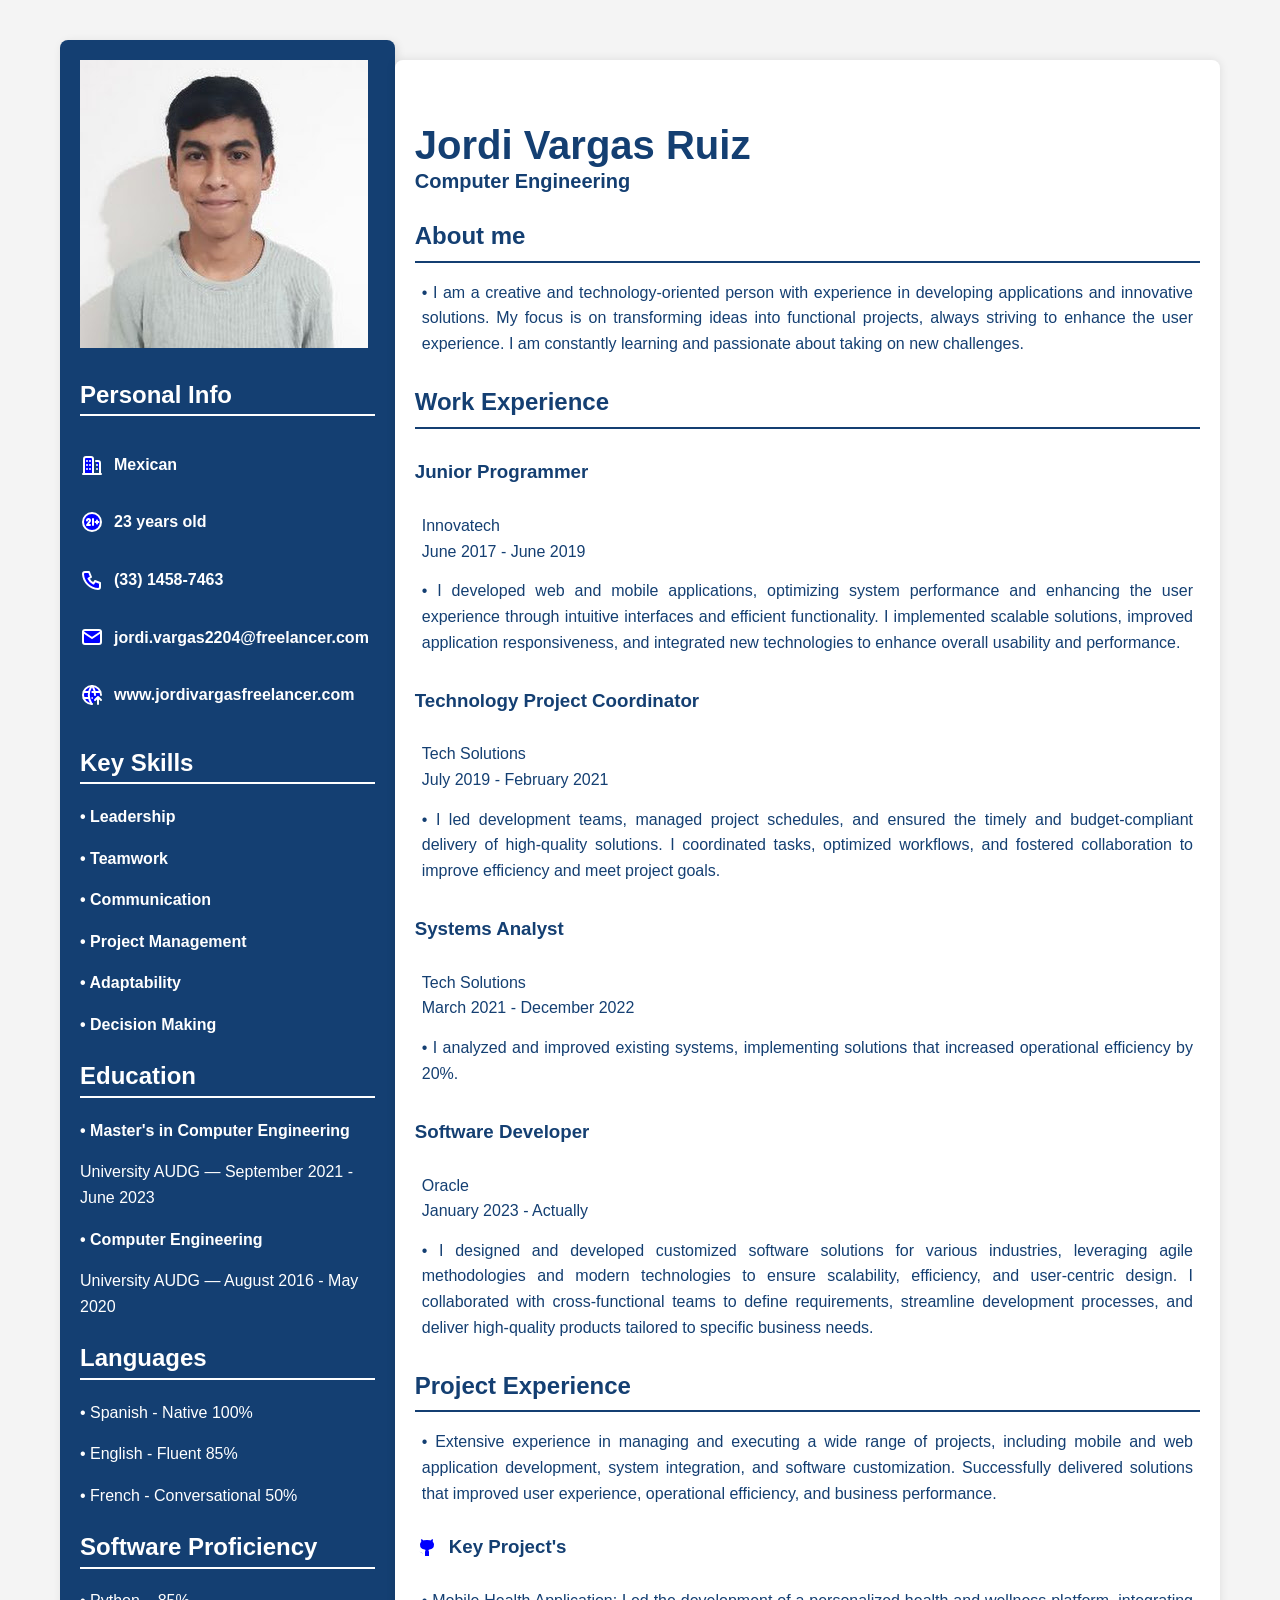
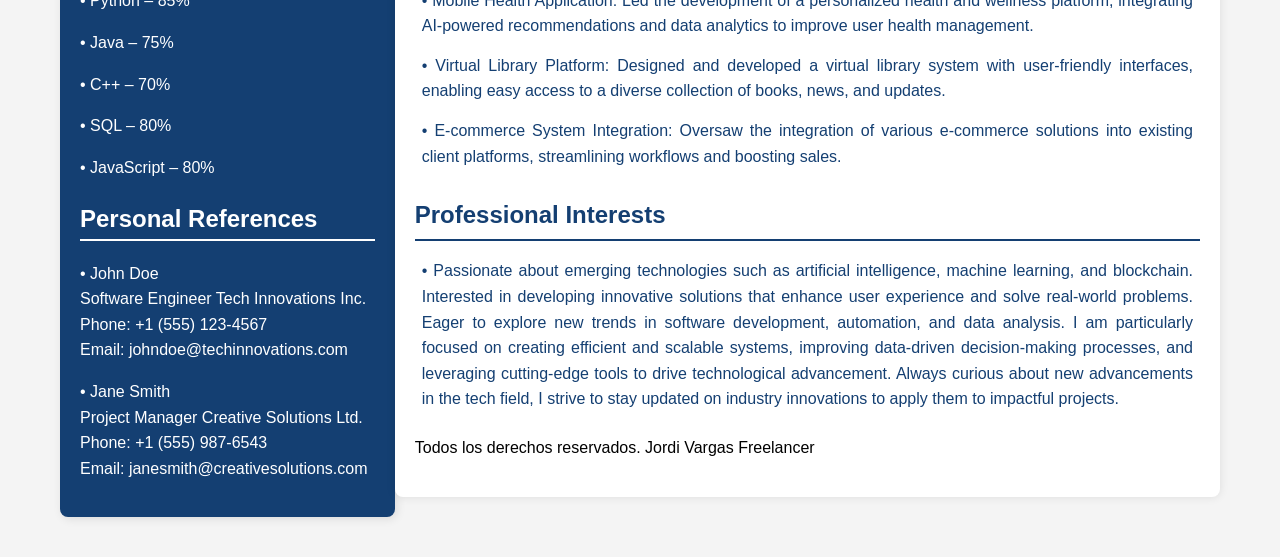
<file: docs/index.html>
<!DOCTYPE html>
<html lang="en">
<head>
    <meta charset="UTF-8">
    <meta name="viewport" content="width=device-width, initial-scale=1.0">
    <title>Currículum</title>
    <link rel="preload" href="css/style.css" as="style">
    <link href="css/style.css" rel="stylesheet">
</head>
<body>

    <div class="contenedor-principal">
        
        <aside class="sidebar">
            <img src="img/Imagen_curriculum.jpg" alt="Imagen">
            <h2 class="contact">Personal Info</h2>


            <div class="text-icon">
                <svg class="icon" xmlns="http://www.w3.org/2000/svg" viewBox="0 0 24 24" fill="none" stroke="currentColor" stroke-linecap="round" stroke-linejoin="round" width="24" height="24" stroke-width="2">
                    <path d="M4 21v-15c0 -1 1 -2 2 -2h5c1 0 2 1 2 2v15"></path>
                    <path d="M16 8h2c1 0 2 1 2 2v11"></path>
                    <path d="M3 21h18"></path>
                    <path d="M10 12v0"></path>
                    <path d="M10 16v0"></path>
                    <path d="M10 8v0"></path>
                    <path d="M7 12v0"></path>
                    <path d="M7 16v0"></path>
                    <path d="M7 8v0"></path>
                    <path d="M17 12v0"></path>
                    <path d="M17 16v0"></path>
                  </svg>
                <h3 class="contact">Mexican</h3>
            </div>


            <div class="text-icon">
                <svg class="icon" xmlns="http://www.w3.org/2000/svg" viewBox="0 0 24 24" fill="none" stroke="currentColor" stroke-linecap="round" stroke-linejoin="round" width="24" height="24" stroke-width="2"> <path d="M12 12m-9 0a9 9 0 1 0 18 0a9 9 0 1 0 -18 0"></path> <path d="M13 15v-6"></path> <path d="M15.5 12h3"></path> <path d="M17 10.5v3"></path> <path d="M7 10.5a1.5 1.5 0 0 1 3 0c0 .443 -.313 .989 -.612 1.393l-2.388 3.107h3"></path> </svg> 
                <h3 class="contact">23 years old</h3>
            </div>

            <div class="text-icon">
            <svg  class="icon" xmlns="http://www.w3.org/2000/svg" viewBox="0 0 24 24" fill="blue" stroke="white" stroke-linecap="round" stroke-linejoin="round" width="24" height="24" stroke-width="2">
                <path d="M5 4h4l2 5l-2.5 1.5a11 11 0 0 0 5 5l1.5 -2.5l5 2v4a2 2 0 0 1 -2 2a16 16 0 0 1 -15 -15a2 2 0 0 1 2 -2"></path> 
            </svg>
            <h3 class="contact">(33) 1458-7463</h3>
        </div>



        <div class="text-icon">
            <svg class="icon" xmlns="http://www.w3.org/2000/svg" viewBox="0 0 24 24" fill="blue" stroke="white" stroke-linecap="round" stroke-linejoin="round" width="24" height="24" stroke-width="2">
                <path d="M3 7a2 2 0 0 1 2 -2h14a2 2 0 0 1 2 2v10a2 2 0 0 1 -2 2h-14a2 2 0 0 1 -2 -2v-10z"></path>
                <path d="M3 7l9 6l9 -6"></path>
            </svg>
            <h3 class="contact">jordi.vargas2204@freelancer.com</h3>
        </div>

        <div class="text-icon">
            <svg class="icon" xmlns="http://www.w3.org/2000/svg" viewBox="0 0 24 24" fill="blue" stroke="white" stroke-linecap="round" stroke-linejoin="round" width="24" height="24" stroke-width="2">
                <path d="M21 12a9 9 0 1 0 -9 9"></path>
                <path d="M3.6 9h16.8"></path>
                <path d="M3.6 15h8.4"></path>
                <path d="M11.578 3a17 17 0 0 0 0 18"></path>
                <path d="M12.5 3c1.719 2.755 2.5 5.876 2.5 9"></path>
                <path d="M18 21v-7m3 3l-3 -3l-3 3"></path>
            </svg>
            <h3 class="contact">www.jordivargasfreelancer.com</h3>
        </div>
    
        
            <h2 class="contact">Key Skills</h2>
            <h3 class="contact">• Leadership</h3>
            <h3 class="contact">• Teamwork</h3>
            <h3 class="contact">• Communication</h3>
            <h3 class="contact">• Project Management</h3>
            <h3 class="contact">• Adaptability</h3>
            <h3 class="contact">• Decision Making</h3>
            <h2 class="contact">Education</h2>
            <h3 class="contact">• Master's in Computer Engineering</h3>
            <p class="contact">University AUDG — September 2021 - June 2023</p>
            <h3 class="contact">• Computer Engineering</h3>
            <p class="contact">University AUDG — August 2016 - May 2020</p>
            <h2 class="contact">Languages</h2>
            <p class="contact">• Spanish - Native 100%</p>
            <p class="contact">• English - Fluent 85%</p>
            <p class="contact">• French - Conversational 50%</p>
            <h2 class="contact">Software Proficiency</h2>
            <p class="contact">• Python – 85%</p>
            <p class="contact">• Java – 75%</p>
            <p class="contact">• C++ – 70%</p>
            <p class="contact">• SQL – 80%</p>
            <p class="contact">• JavaScript – 80%</p>
            <h2 class="contact">Personal References</h2>
            <p class="contact">• John Doe <br/> Software Engineer
                Tech Innovations Inc.
                Phone: +1 (555) 123-4567 <br/>
                Email: johndoe@techinnovations.com</p>
            <p class="contact">• Jane Smith <br/> 
                Project Manager
                Creative Solutions Ltd.
                Phone: +1 (555) 987-6543 <br/> 
                Email: janesmith@creativesolutions.com</p>
        </aside>
    <div class="contenido-principal">
            <main>
                <section>
                    <h1 class="Information">Jordi Vargas Ruiz</h1>
                    <h2 class="Info"> Computer Engineering</h2>
                    <h2 class="Information">About me</h2>
                    <p class="Information">• I am a creative and technology-oriented person with experience in developing applications and innovative solutions. My focus is on transforming ideas into functional projects, always striving to enhance the user experience. I am constantly learning and passionate about taking on new challenges.</p>
                </section>
                <section>
                    <h2 class="Information">Work Experience</h2>
                    <div class="container">
                        <div class="job">
                            <h3 class="Information">Junior Programmer</h3>
                            <p class="Information">Innovatech <br />June 2017 - June 2019</p>
                            <p class="Information">• I developed web and mobile applications, optimizing system performance and enhancing the user experience through intuitive interfaces and efficient functionality. I implemented scalable solutions, improved application responsiveness, and integrated new technologies to enhance overall usability and performance.</p>
                        </div>
                        <div class="job">
                            <h3 class="Information">Technology Project Coordinator</h3>
                            <p class="Information">Tech Solutions <br />July 2019 - February 2021</p>
                            <p class="Information">• I led development teams, managed project schedules, and ensured the timely and budget-compliant delivery of high-quality solutions. I coordinated tasks, optimized workflows, and fostered collaboration to improve efficiency and meet project goals.</p>
                        </div>
                        <div class="job">
                            <h3 class="Information">Systems Analyst</h3>
                            <p class="Information">Tech Solutions <br />March 2021 - December 2022</p>
                            <p class="Information">• I analyzed and improved existing systems, implementing solutions that increased operational efficiency by 20%.</p>
                        </div>
                        <div class="job">
                            <h3 class="Information">Software Developer</h3>
                            <p class="Information">Oracle <br />January 2023 - Actually</p>
                            <p class="Information">• I designed and developed customized software solutions for various industries, leveraging agile methodologies and modern technologies to ensure scalability, efficiency, and user-centric design. I collaborated with cross-functional teams to define requirements, streamline development processes, and deliver high-quality products tailored to specific business needs.</p>
                        </div>
                    </div>
                        <h2 class="Information">Project Experience</h2>
                        <p class="Information">• Extensive experience in managing and executing a wide range of projects, including mobile and web application development, system integration, and software customization. Successfully delivered solutions that improved user experience, operational efficiency, and business performance.</p>
                        <div class="job">

                            <div class="text-icon">
                                <svg class="icon" xmlns="http://www.w3.org/2000/svg" viewBox="0 0 24 24" fill="none" stroke="currentColor" stroke-linecap="round" stroke-linejoin="round" width="24" height="24" stroke-width="2"> <path d="M9 19c-4.3 1.4 -4.3 -2.5 -6 -3m12 5v-3.5c0 -1 .1 -1.4 -.5 -2c2.8 -.3 5.5 -1.4 5.5 -6a4.6 4.6 0 0 0 -1.3 -3.2a4.2 4.2 0 0 0 -.1 -3.2s-1.1 -.3 -3.5 1.3a12.3 12.3 0 0 0 -6.2 0c-2.4 -1.6 -3.5 -1.3 -3.5 -1.3a4.2 4.2 0 0 0 -.1 3.2a4.6 4.6 0 0 0 -1.3 3.2c0 4.6 2.7 5.7 5.5 6c-.6 .6 -.6 1.2 -.5 2v3.5"></path> </svg> 
                                <h3 class="Information">Key Project's</h3>
                            </div>

                            
                            <p class="Information">• Mobile Health Application: Led the development of a personalized health and wellness platform, integrating AI-powered recommendations and data analytics to improve user health management.</p>
                            <p class="Information">• Virtual Library Platform: Designed and developed a virtual library system with user-friendly interfaces, enabling easy access to a diverse collection of books, news, and updates.</p>
                            <p class="Information">• E-commerce System Integration: Oversaw the integration of various e-commerce solutions into existing client platforms, streamlining workflows and boosting sales.</p>
                        </div>
                        <h2 class="Information">Professional Interests</h2>
                        <p class="Information">• Passionate about emerging technologies such as artificial intelligence, machine learning, and blockchain. Interested in developing innovative solutions that enhance user experience and solve real-world problems. Eager to explore new trends in software development, automation, and data analysis. I am particularly focused on creating efficient and scalable systems, improving data-driven decision-making processes, and leveraging cutting-edge tools to drive technological advancement. Always curious about new advancements in the tech field, I strive to stay updated on industry innovations to apply them to impactful projects.</p>
                </section>
                <p class="reserved">Todos los derechos reservados. Jordi Vargas Freelancer</p>
            </main>
        </div>
    </div>

</body>
</html>
</file>
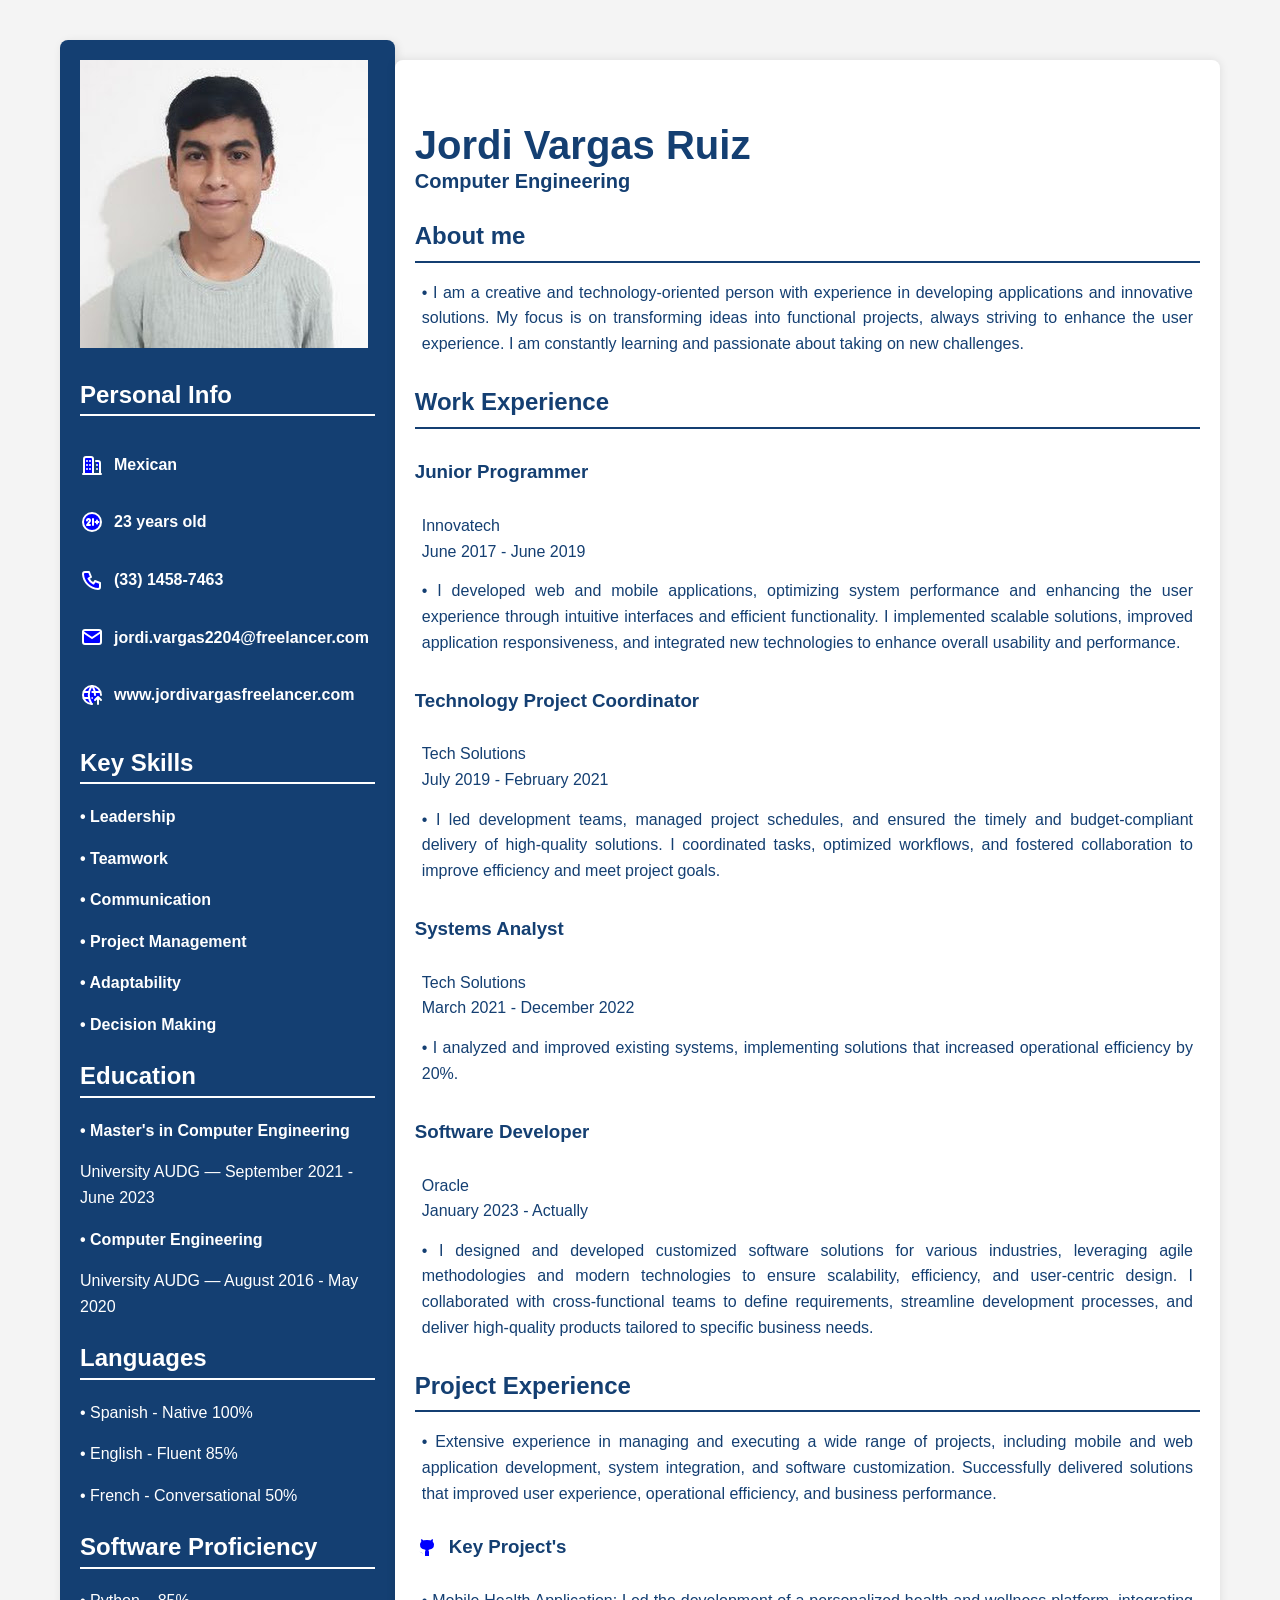
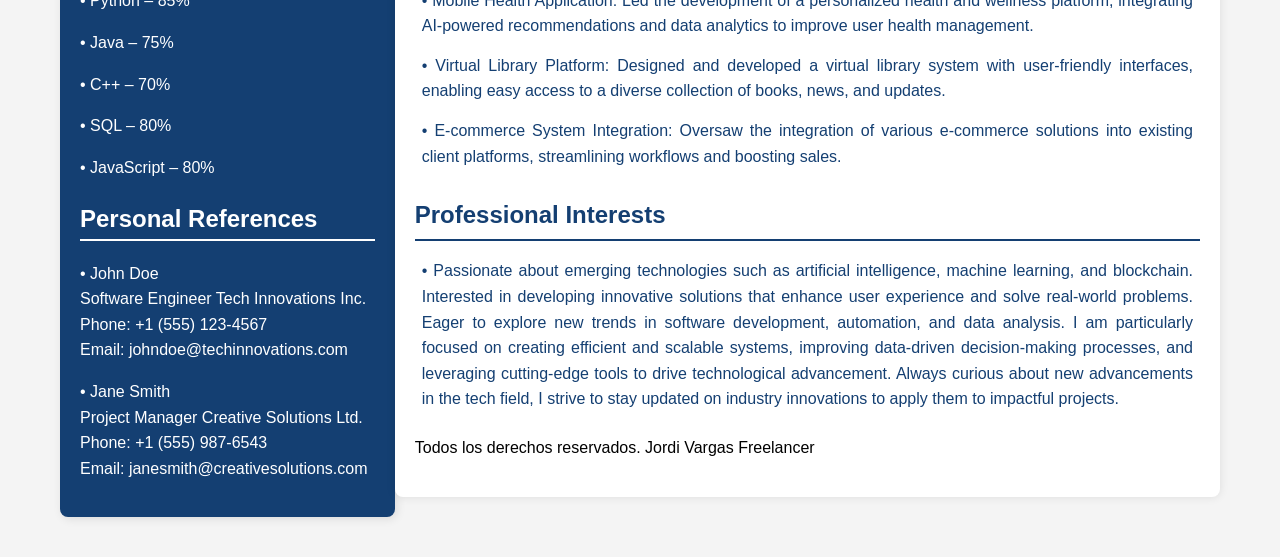
<file: Trabajo-01-Maquetado-en-Html-Css-main/index.html>
<!DOCTYPE html>
<html lang="en">
<head>
    <meta charset="UTF-8">
    <meta name="viewport" content="width=device-width, initial-scale=1.0">
    <title>Currículum</title>
    <link rel="preload" href="css/stryle.css" as="style">
    <link href="css/stryle.css" rel="stylesheet">
</head>
<body>

    <div class="contenedor-principal">
        
        <aside class="sidebar">
            <img src="img/Imagen_curriculum.jpg" alt="Imagen">
            <h2 class="contact">Personal Info</h2>


            <div class="text-icon">
                <svg class="icon" xmlns="http://www.w3.org/2000/svg" viewBox="0 0 24 24" fill="none" stroke="currentColor" stroke-linecap="round" stroke-linejoin="round" width="24" height="24" stroke-width="2">
                    <path d="M4 21v-15c0 -1 1 -2 2 -2h5c1 0 2 1 2 2v15"></path>
                    <path d="M16 8h2c1 0 2 1 2 2v11"></path>
                    <path d="M3 21h18"></path>
                    <path d="M10 12v0"></path>
                    <path d="M10 16v0"></path>
                    <path d="M10 8v0"></path>
                    <path d="M7 12v0"></path>
                    <path d="M7 16v0"></path>
                    <path d="M7 8v0"></path>
                    <path d="M17 12v0"></path>
                    <path d="M17 16v0"></path>
                  </svg>
                <h3 class="contact">Mexican</h3>
            </div>


            <div class="text-icon">
                <svg class="icon" xmlns="http://www.w3.org/2000/svg" viewBox="0 0 24 24" fill="none" stroke="currentColor" stroke-linecap="round" stroke-linejoin="round" width="24" height="24" stroke-width="2"> <path d="M12 12m-9 0a9 9 0 1 0 18 0a9 9 0 1 0 -18 0"></path> <path d="M13 15v-6"></path> <path d="M15.5 12h3"></path> <path d="M17 10.5v3"></path> <path d="M7 10.5a1.5 1.5 0 0 1 3 0c0 .443 -.313 .989 -.612 1.393l-2.388 3.107h3"></path> </svg> 
                <h3 class="contact">23 years old</h3>
            </div>

            <div class="text-icon">
            <svg  class="icon" xmlns="http://www.w3.org/2000/svg" viewBox="0 0 24 24" fill="blue" stroke="white" stroke-linecap="round" stroke-linejoin="round" width="24" height="24" stroke-width="2">
                <path d="M5 4h4l2 5l-2.5 1.5a11 11 0 0 0 5 5l1.5 -2.5l5 2v4a2 2 0 0 1 -2 2a16 16 0 0 1 -15 -15a2 2 0 0 1 2 -2"></path> 
            </svg>
            <h3 class="contact">(33) 1458-7463</h3>
        </div>



        <div class="text-icon">
            <svg class="icon" xmlns="http://www.w3.org/2000/svg" viewBox="0 0 24 24" fill="blue" stroke="white" stroke-linecap="round" stroke-linejoin="round" width="24" height="24" stroke-width="2">
                <path d="M3 7a2 2 0 0 1 2 -2h14a2 2 0 0 1 2 2v10a2 2 0 0 1 -2 2h-14a2 2 0 0 1 -2 -2v-10z"></path>
                <path d="M3 7l9 6l9 -6"></path>
            </svg>
            <h3 class="contact">jordi.vargas2204@freelancer.com</h3>
        </div>

        <div class="text-icon">
            <svg class="icon" xmlns="http://www.w3.org/2000/svg" viewBox="0 0 24 24" fill="blue" stroke="white" stroke-linecap="round" stroke-linejoin="round" width="24" height="24" stroke-width="2">
                <path d="M21 12a9 9 0 1 0 -9 9"></path>
                <path d="M3.6 9h16.8"></path>
                <path d="M3.6 15h8.4"></path>
                <path d="M11.578 3a17 17 0 0 0 0 18"></path>
                <path d="M12.5 3c1.719 2.755 2.5 5.876 2.5 9"></path>
                <path d="M18 21v-7m3 3l-3 -3l-3 3"></path>
            </svg>
            <h3 class="contact">www.jordivargasfreelancer.com</h3>
        </div>
    
        
            <h2 class="contact">Key Skills</h2>
            <h3 class="contact">• Leadership</h3>
            <h3 class="contact">• Teamwork</h3>
            <h3 class="contact">• Communication</h3>
            <h3 class="contact">• Project Management</h3>
            <h3 class="contact">• Adaptability</h3>
            <h3 class="contact">• Decision Making</h3>
            <h2 class="contact">Education</h2>
            <h3 class="contact">• Master's in Computer Engineering</h3>
            <p class="contact">University AUDG — September 2021 - June 2023</p>
            <h3 class="contact">• Computer Engineering</h3>
            <p class="contact">University AUDG — August 2016 - May 2020</p>
            <h2 class="contact">Languages</h2>
            <p class="contact">• Spanish - Native 100%</p>
            <p class="contact">• English - Fluent 85%</p>
            <p class="contact">• French - Conversational 50%</p>
            <h2 class="contact">Software Proficiency</h2>
            <p class="contact">• Python – 85%</p>
            <p class="contact">• Java – 75%</p>
            <p class="contact">• C++ – 70%</p>
            <p class="contact">• SQL – 80%</p>
            <p class="contact">• JavaScript – 80%</p>
            <h2 class="contact">Personal References</h2>
            <p class="contact">• John Doe <br/> Software Engineer
                Tech Innovations Inc.
                Phone: +1 (555) 123-4567 <br/>
                Email: johndoe@techinnovations.com</p>
            <p class="contact">• Jane Smith <br/> 
                Project Manager
                Creative Solutions Ltd.
                Phone: +1 (555) 987-6543 <br/> 
                Email: janesmith@creativesolutions.com</p>
        </aside>
    <div class="contenido-principal">
            <main>
                <section>
                    <h1 class="Information">Jordi Vargas Ruiz</h1>
                    <h2 class="Info"> Computer Engineering</h2>
                    <h2 class="Information">About me</h2>
                    <p class="Information">• I am a creative and technology-oriented person with experience in developing applications and innovative solutions. My focus is on transforming ideas into functional projects, always striving to enhance the user experience. I am constantly learning and passionate about taking on new challenges.</p>
                </section>
                <section>
                    <h2 class="Information">Work Experience</h2>
                    <div class="container">
                        <div class="job">
                            <h3 class="Information">Junior Programmer</h3>
                            <p class="Information">Innovatech <br />June 2017 - June 2019</p>
                            <p class="Information">• I developed web and mobile applications, optimizing system performance and enhancing the user experience through intuitive interfaces and efficient functionality. I implemented scalable solutions, improved application responsiveness, and integrated new technologies to enhance overall usability and performance.</p>
                        </div>
                        <div class="job">
                            <h3 class="Information">Technology Project Coordinator</h3>
                            <p class="Information">Tech Solutions <br />July 2019 - February 2021</p>
                            <p class="Information">• I led development teams, managed project schedules, and ensured the timely and budget-compliant delivery of high-quality solutions. I coordinated tasks, optimized workflows, and fostered collaboration to improve efficiency and meet project goals.</p>
                        </div>
                        <div class="job">
                            <h3 class="Information">Systems Analyst</h3>
                            <p class="Information">Tech Solutions <br />March 2021 - December 2022</p>
                            <p class="Information">• I analyzed and improved existing systems, implementing solutions that increased operational efficiency by 20%.</p>
                        </div>
                        <div class="job">
                            <h3 class="Information">Software Developer</h3>
                            <p class="Information">Oracle <br />January 2023 - Actually</p>
                            <p class="Information">• I designed and developed customized software solutions for various industries, leveraging agile methodologies and modern technologies to ensure scalability, efficiency, and user-centric design. I collaborated with cross-functional teams to define requirements, streamline development processes, and deliver high-quality products tailored to specific business needs.</p>
                        </div>
                    </div>
                        <h2 class="Information">Project Experience</h2>
                        <p class="Information">• Extensive experience in managing and executing a wide range of projects, including mobile and web application development, system integration, and software customization. Successfully delivered solutions that improved user experience, operational efficiency, and business performance.</p>
                        <div class="job">

                            <div class="text-icon">
                                <svg class="icon" xmlns="http://www.w3.org/2000/svg" viewBox="0 0 24 24" fill="none" stroke="currentColor" stroke-linecap="round" stroke-linejoin="round" width="24" height="24" stroke-width="2"> <path d="M9 19c-4.3 1.4 -4.3 -2.5 -6 -3m12 5v-3.5c0 -1 .1 -1.4 -.5 -2c2.8 -.3 5.5 -1.4 5.5 -6a4.6 4.6 0 0 0 -1.3 -3.2a4.2 4.2 0 0 0 -.1 -3.2s-1.1 -.3 -3.5 1.3a12.3 12.3 0 0 0 -6.2 0c-2.4 -1.6 -3.5 -1.3 -3.5 -1.3a4.2 4.2 0 0 0 -.1 3.2a4.6 4.6 0 0 0 -1.3 3.2c0 4.6 2.7 5.7 5.5 6c-.6 .6 -.6 1.2 -.5 2v3.5"></path> </svg> 
                                <h3 class="Information">Key Project's</h3>
                            </div>

                            
                            <p class="Information">• Mobile Health Application: Led the development of a personalized health and wellness platform, integrating AI-powered recommendations and data analytics to improve user health management.</p>
                            <p class="Information">• Virtual Library Platform: Designed and developed a virtual library system with user-friendly interfaces, enabling easy access to a diverse collection of books, news, and updates.</p>
                            <p class="Information">• E-commerce System Integration: Oversaw the integration of various e-commerce solutions into existing client platforms, streamlining workflows and boosting sales.</p>
                        </div>
                        <h2 class="Information">Professional Interests</h2>
                        <p class="Information">• Passionate about emerging technologies such as artificial intelligence, machine learning, and blockchain. Interested in developing innovative solutions that enhance user experience and solve real-world problems. Eager to explore new trends in software development, automation, and data analysis. I am particularly focused on creating efficient and scalable systems, improving data-driven decision-making processes, and leveraging cutting-edge tools to drive technological advancement. Always curious about new advancements in the tech field, I strive to stay updated on industry innovations to apply them to impactful projects.</p>
                </section>
                <p class="reserved">Todos los derechos reservados. Jordi Vargas Freelancer</p>
            </main>
        </div>
    </div>

</body>
</html>
</file>
<file: docs/css/style.css>
body {
    font-family: Arial, sans-serif;
    line-height: 1.6;
    margin: 0;
    padding: 0;
    background-color: #f4f4f4;
    display: flex;
    justify-content: center;
    align-items: flex-start;
    min-height: 100vh;
}

main {
    padding: 20px;
    margin: 20px auto;
    max-width: 800px;
    background-color: #fff;
    border-radius: 8px;
    box-shadow: 0 0 10px rgba(0,0,0,0.1);
}

h2.Information {
    color: #143f72;
    border-bottom: 2px solid #143f72;
    padding-bottom: 5px;
    margin-bottom: 10px;
    background-color: transparent;
}

p.Information {
    margin: 0px 0;
    padding: 7px;
    color: #143f72;
    background: #f4f4f4;
    border-radius: 4px;
    background-color: transparent;
    text-align: justify;
}

.container {
    display: grid;
    color: #143f72;
    gap: 5px;
}

.contenedor-principal {
    margin: 20px auto;
    display: flex;
    border-radius: 8px;
    align-items: stretch;
    width: 100%;
    max-width: 1200px;
    padding: 20px;
    box-sizing: border-box;
}

.contenedor {
    position: relative;
    width: 50%;
    flex-grow: 1;
    display: flex;
    align-items: center;
    justify-content: center;
    padding: 10px;
}

.imagen {
    display: block;
    width: 100%;
    height: auto;
}

h1.Information{
    font-size: 40px;
    color: #143f72;
}

h2.contact {
    color: #fff;
    border-bottom: 2px solid white;
}

.text-icon {
    display: flex;
    align-items: center;
}

.icon {
    fill: blue;
    stroke: white;
    stroke-linecap: round;
    stroke-linejoin: round;
    stroke-width: 2;
    margin-right: 10px;
}

h3.contact {
    color: #fff;
    font-size: 1.0em;
    text-align: justify;

}

p.contact {
    color: #fff;
    font-size: 1.0em;
}

.sidebar {
    width: 300px;
    background-color: #143f72;
    padding: 20px;
    border-radius: 8px;
    box-shadow: 2px 2px 10px rgba(0, 0, 0, 0.1);
}

.white-container, .blue-container {
    display: flex;
    align-items: center;
    justify-content: center;
    flex-grow: 1;
    min-height: 50px;
    border: 1px solid #ccc;
}

.white-container {
    background-color: white;
}

.blue-container {
    background-color: blue;
}

.icon-text-container {
    display: flex;
    align-items: center;
}

.icon {
    fill: blue;
    stroke: white;
    stroke-linecap: round;
    stroke-linejoin: round;
    stroke-width: 2;
    margin-right: 10px;
}

.circular {
    width: 200px;
    height: 200px; 
    border-radius: 50%;
    object-fit: cover;
}

h3.Information{
    color: #143f72;
}

h2.Info{
    color: #143f72;
    font-size: 20px;
    margin-top: -45px;
}
</file>
<file: Trabajo-01-Maquetado-en-Html-Css-main/css/stryle.css>
body {
    font-family: Arial, sans-serif;
    line-height: 1.6;
    margin: 0;
    padding: 0;
    background-color: #f4f4f4;
    display: flex;
    justify-content: center;
    align-items: flex-start;
    min-height: 100vh;
}

main {
    padding: 20px;
    margin: 20px auto;
    max-width: 800px;
    background-color: #fff;
    border-radius: 8px;
    box-shadow: 0 0 10px rgba(0,0,0,0.1);
}

h2.Information {
    color: #143f72;
    border-bottom: 2px solid #143f72;
    padding-bottom: 5px;
    margin-bottom: 10px;
    background-color: transparent;
}

p.Information {
    margin: 0px 0;
    padding: 7px;
    color: #143f72;
    background: #f4f4f4;
    border-radius: 4px;
    background-color: transparent;
    text-align: justify;
}

.container {
    display: grid;
    color: #143f72;
    gap: 5px;
}

.contenedor-principal {
    margin: 20px auto;
    display: flex;
    border-radius: 8px;
    align-items: stretch;
    width: 100%;
    max-width: 1200px;
    padding: 20px;
    box-sizing: border-box;
}

.contenedor {
    position: relative;
    width: 50%;
    flex-grow: 1;
    display: flex;
    align-items: center;
    justify-content: center;
    padding: 10px;
}

.imagen {
    display: block;
    width: 100%;
    height: auto;
}

h1.Information{
    font-size: 40px;
    color: #143f72;
}

h2.contact {
    color: #fff;
    border-bottom: 2px solid white;
}

.text-icon {
    display: flex;
    align-items: center;
}

.icon {
    fill: blue;
    stroke: white;
    stroke-linecap: round;
    stroke-linejoin: round;
    stroke-width: 2;
    margin-right: 10px;
}

h3.contact {
    color: #fff;
    font-size: 1.0em;
    text-align: justify;

}

p.contact {
    color: #fff;
    font-size: 1.0em;
}

.sidebar {
    width: 300px;
    background-color: #143f72;
    padding: 20px;
    border-radius: 8px;
    box-shadow: 2px 2px 10px rgba(0, 0, 0, 0.1);
}

.white-container, .blue-container {
    display: flex;
    align-items: center;
    justify-content: center;
    flex-grow: 1;
    min-height: 50px;
    border: 1px solid #ccc;
}

.white-container {
    background-color: white;
}

.blue-container {
    background-color: blue;
}

.icon-text-container {
    display: flex;
    align-items: center;
}

.icon {
    fill: blue;
    stroke: white;
    stroke-linecap: round;
    stroke-linejoin: round;
    stroke-width: 2;
    margin-right: 10px;
}

.circular {
    width: 200px;
    height: 200px; 
    border-radius: 50%;
    object-fit: cover;
}

h3.Information{
    color: #143f72;
}

h2.Info{
    color: #143f72;
    font-size: 20px;
    margin-top: -45px;
}
</file>
